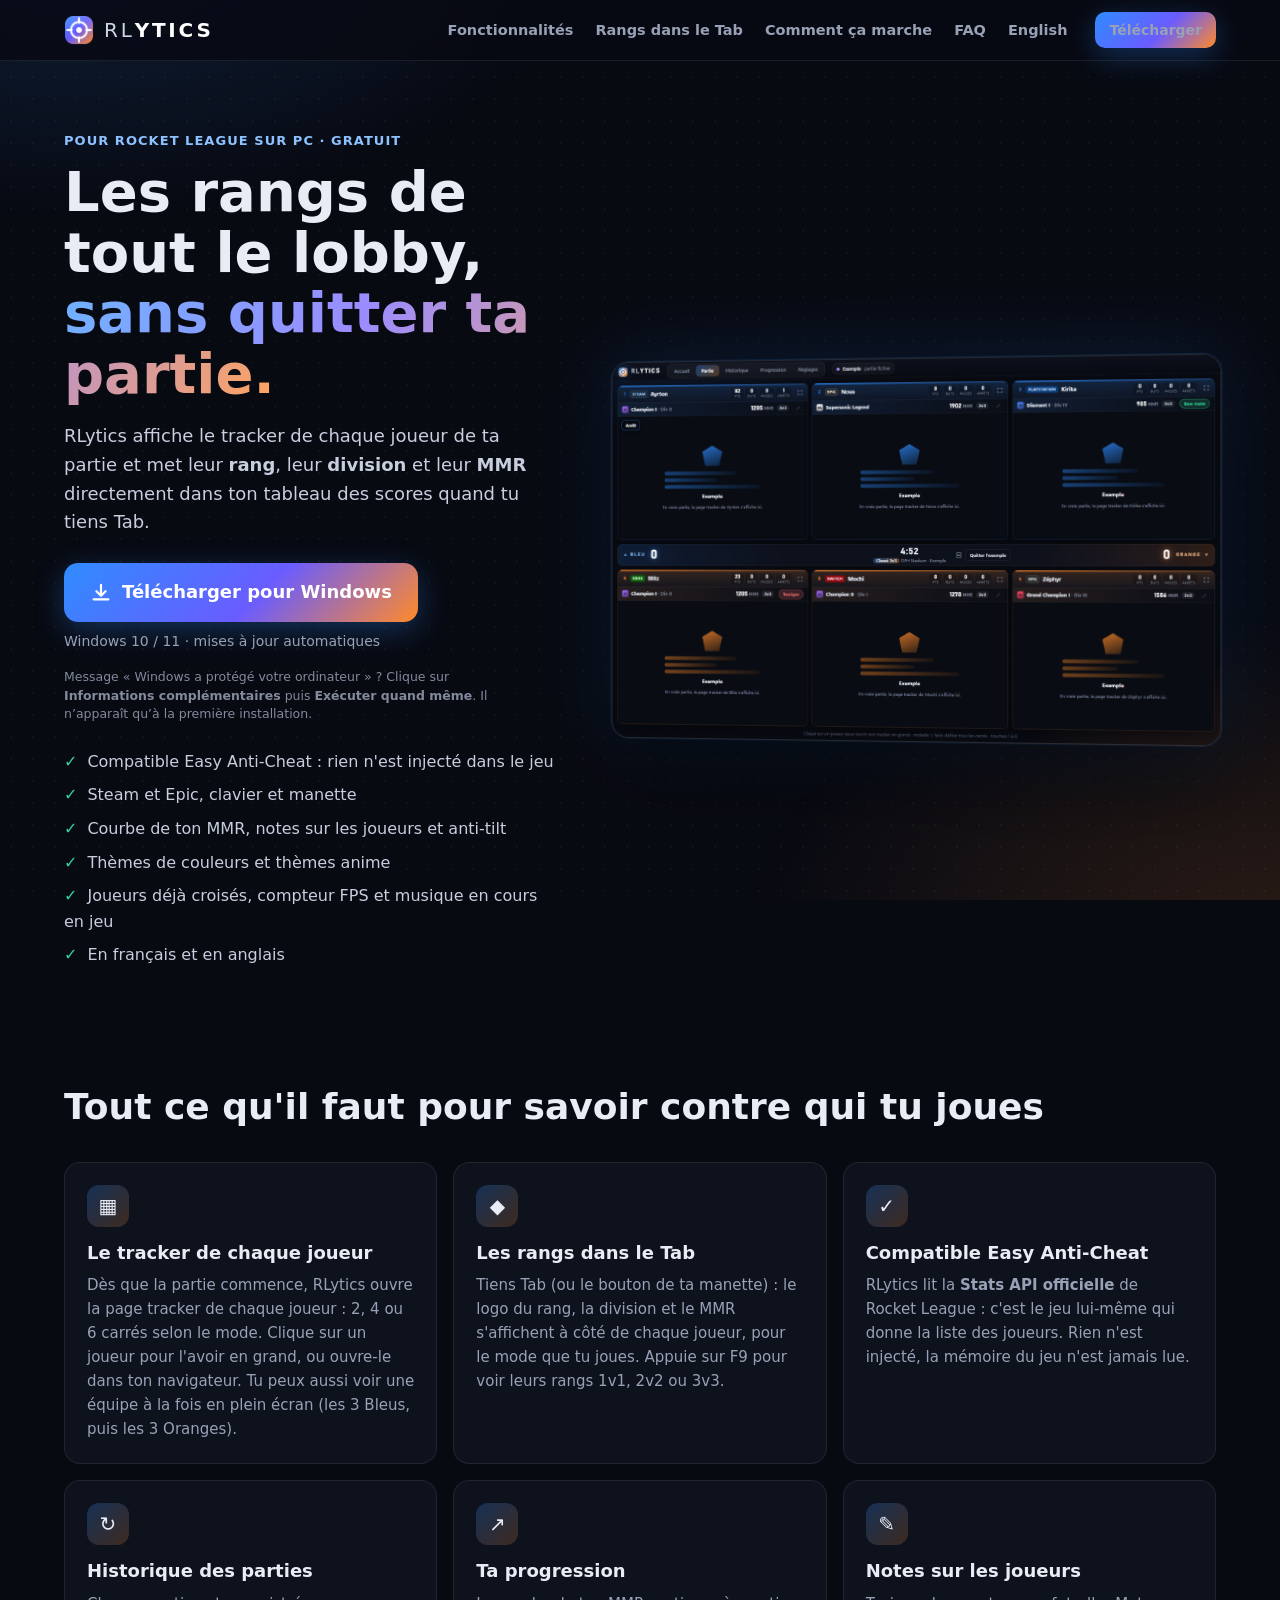
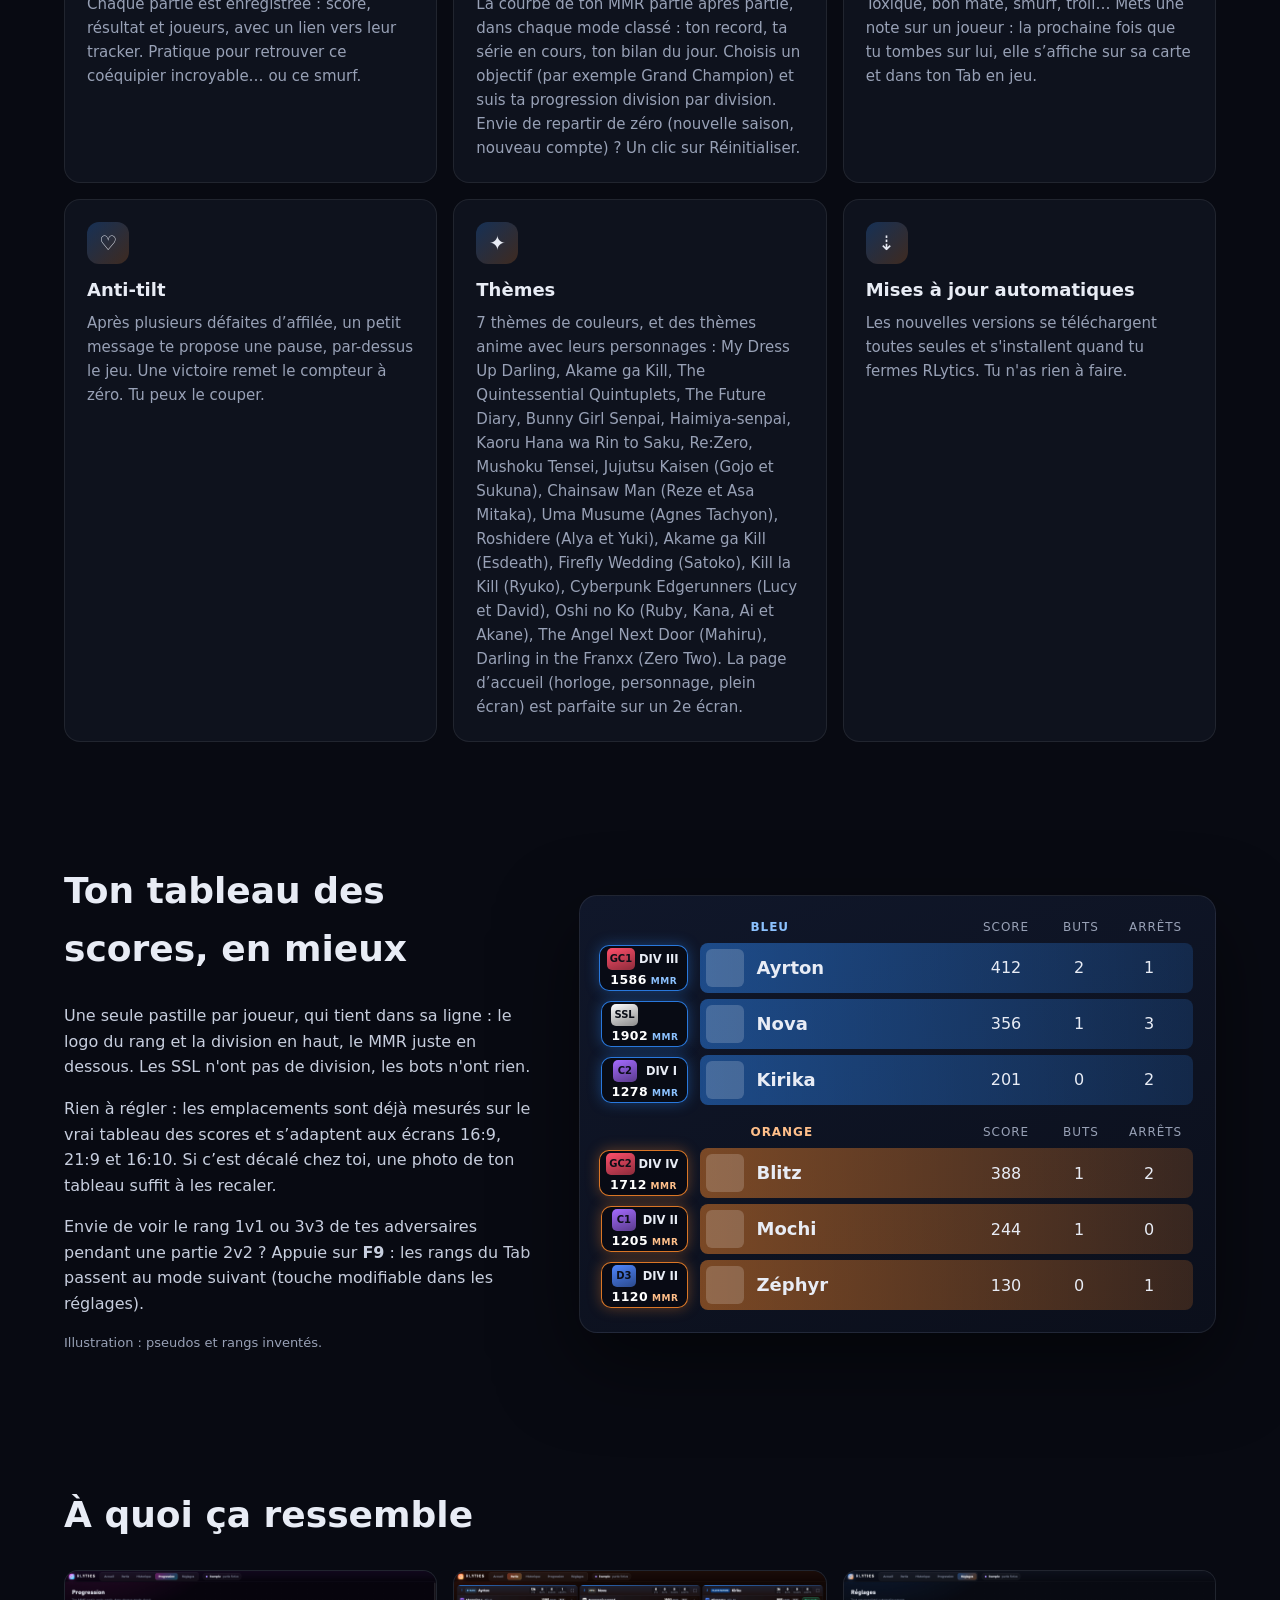
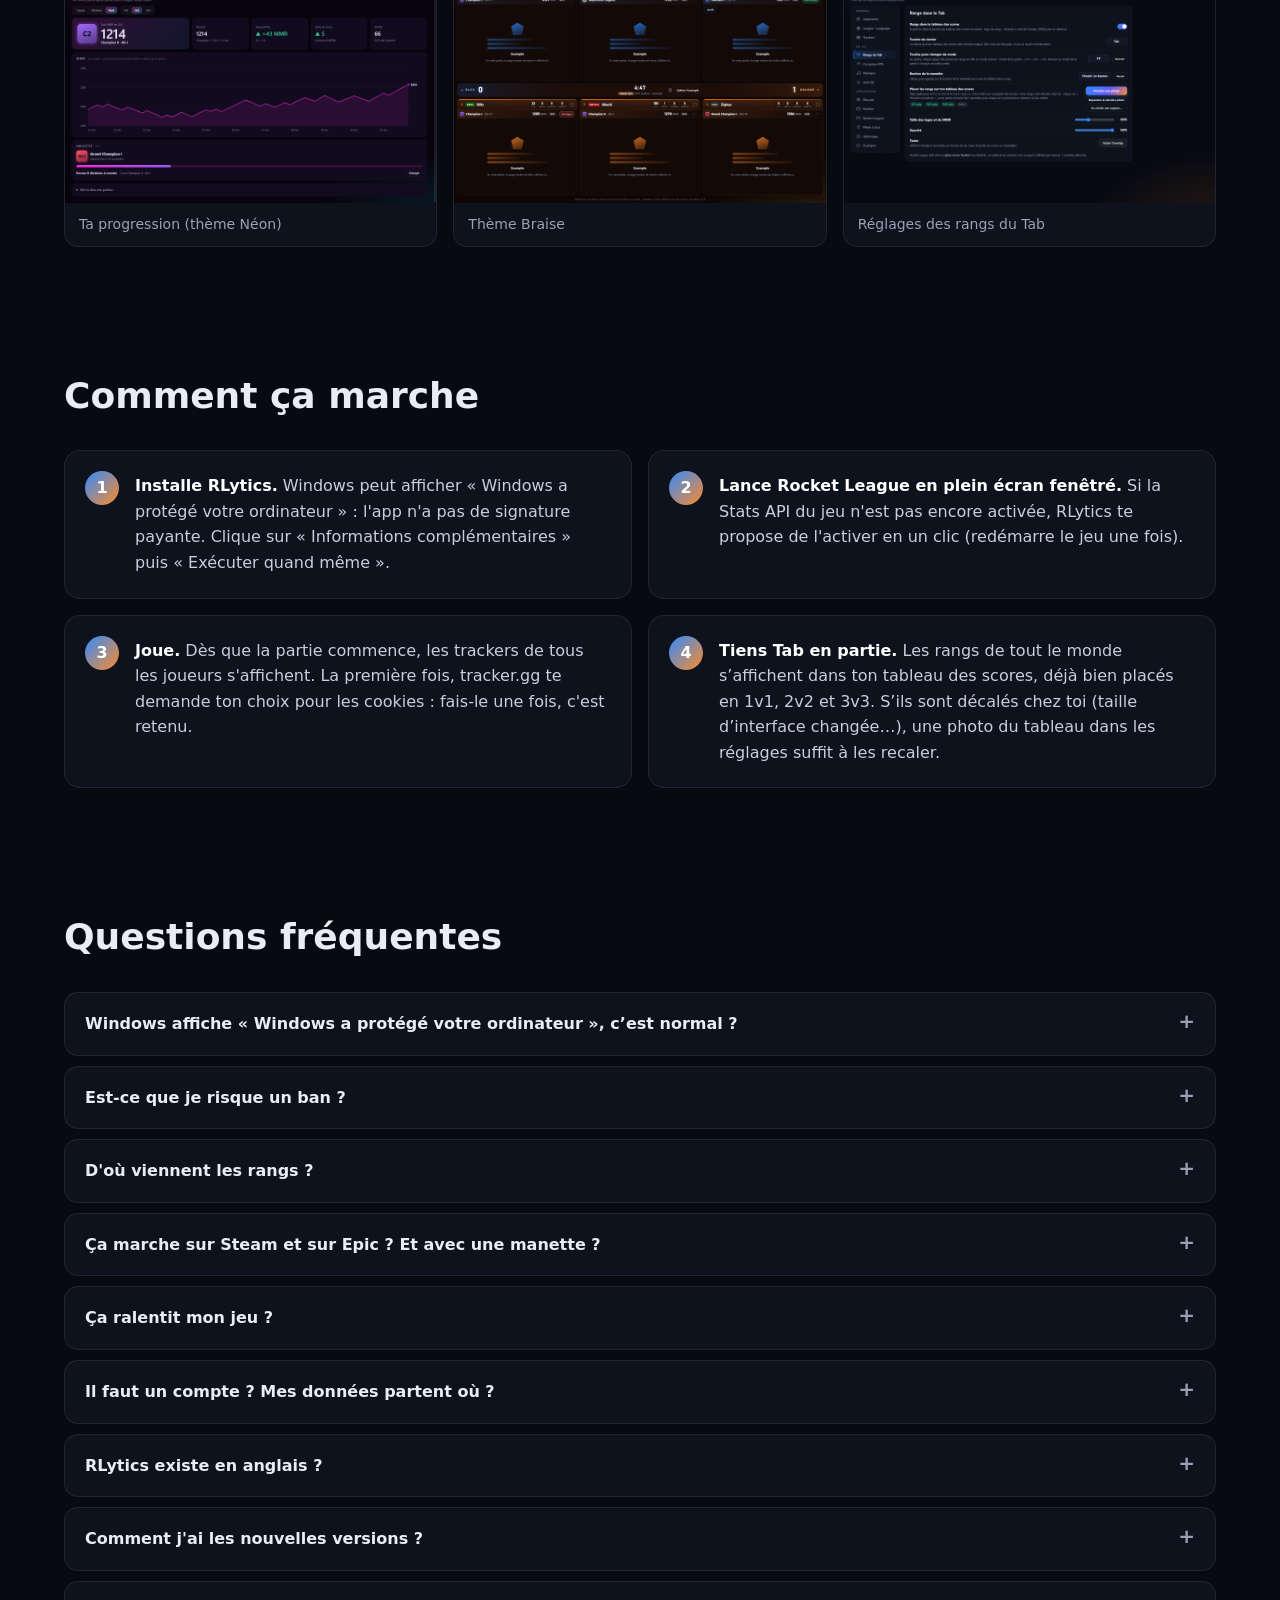
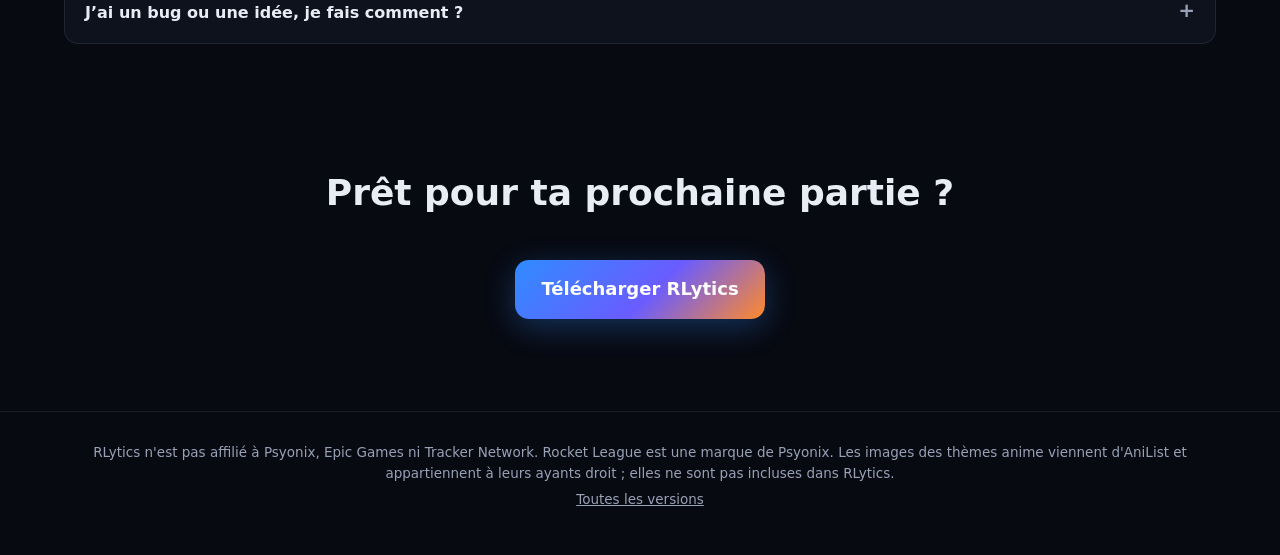
<file: docs/index.html>
<!DOCTYPE html>
<html lang="fr">
<head>
  <meta charset="utf-8">
  <meta name="viewport" content="width=device-width, initial-scale=1">
  <title>RLytics — les rangs de tout le lobby Rocket League</title>
  <meta name="description" content="RLytics affiche le tracker de chaque joueur de ta partie Rocket League et met leurs rangs, divisions et MMR dans ton tableau des scores. Gratuit, pour Windows, compatible Easy Anti-Cheat.">
  <meta property="og:title" content="RLytics — les rangs de tout le lobby Rocket League">
  <meta property="og:description" content="Le tracker de chaque joueur de ta partie, et leurs rangs directement dans ton tableau des scores.">
  <meta property="og:image" content="img/partie.png">
  <link rel="icon" href="img/icon.png">
  <link rel="alternate" hreflang="fr" href="https://ayusecour-stack.github.io/rlytics/">
  <link rel="alternate" hreflang="en" href="https://ayusecour-stack.github.io/rlytics/en/">
  <link rel="stylesheet" href="style.css">
</head>
<body>
  <div class="glow" aria-hidden="true"></div>

  <header class="nav">
    <a class="brand" href="#">
      <img src="img/icon.png" alt="" width="30" height="30">
      <span>RL<b>YTICS</b></span>
    </a>
    <nav>
      <a href="#fonctions">Fonctionnalités</a>
      <a href="#tab">Rangs dans le Tab</a>
      <a href="#etapes">Comment ça marche</a>
      <a href="#faq">FAQ</a>
      <a href="en/" hreflang="en" lang="en">English</a>
    </nav>
    <a class="btn small" href="https://github.com/ayusecour-stack/rlytics/releases/latest/download/RLytics-Setup.exe">Télécharger</a>
  </header>

  <main>
    <!-- ===== Accueil ===== -->
    <section class="hero">
      <div class="hero-text">
        <p class="kicker">Pour Rocket League sur PC · Gratuit</p>
        <h1>Les rangs de tout le lobby, <span class="grad">sans quitter ta partie.</span></h1>
        <p class="lead">RLytics affiche le tracker de chaque joueur de ta partie et met leur <b>rang</b>, leur <b>division</b> et leur <b>MMR</b> directement dans ton tableau des scores quand tu tiens Tab.</p>
        <div class="cta">
          <a class="btn big" id="dl" href="https://github.com/ayusecour-stack/rlytics/releases/latest/download/RLytics-Setup.exe">
            <svg viewBox="0 0 24 24" aria-hidden="true"><path d="M12 3v12m0 0l-5-5m5 5l5-5M4 19h16"/></svg>
            Télécharger pour Windows
          </a>
          <p class="meta" id="dl-meta">Windows 10 / 11 · mises à jour automatiques</p>
          <p class="meta smartscreen">Message « Windows a protégé votre ordinateur » ? Clique sur <b>Informations complémentaires</b> puis <b>Exécuter quand même</b>. Il n’apparaît qu’à la première installation.</p>
        </div>
        <ul class="ticks">
          <li>Compatible Easy Anti-Cheat : rien n'est injecté dans le jeu</li>
          <li>Steam et Epic, clavier et manette</li>
          <li>Courbe de ton MMR, notes sur les joueurs et anti-tilt</li>
          <li>Thèmes de couleurs et thèmes anime</li>
          <li>Joueurs déjà croisés, compteur FPS et musique en cours en jeu</li>
          <li>En français et en anglais</li>
        </ul>
      </div>
      <figure class="hero-shot">
        <img src="img/partie.png" alt="La fenêtre de RLytics pendant une partie 3v3 : un carré par joueur avec son rang, sa division et son MMR">
      </figure>
    </section>

    <!-- ===== Fonctionnalités ===== -->
    <section id="fonctions" class="section">
      <h2>Tout ce qu'il faut pour savoir contre qui tu joues</h2>
      <div class="grid">
        <article class="feat">
          <div class="ico">▦</div>
          <h3>Le tracker de chaque joueur</h3>
          <p>Dès que la partie commence, RLytics ouvre la page tracker de chaque joueur : 2, 4 ou 6 carrés selon le mode. Clique sur un joueur pour l'avoir en grand, ou ouvre-le dans ton navigateur. Tu peux aussi voir une équipe à la fois en plein écran (les 3 Bleus, puis les 3 Oranges).</p>
        </article>
        <article class="feat">
          <div class="ico">◆</div>
          <h3>Les rangs dans le Tab</h3>
          <p>Tiens Tab (ou le bouton de ta manette) : le logo du rang, la division et le MMR s'affichent à côté de chaque joueur, pour le mode que tu joues. Appuie sur F9 pour voir leurs rangs 1v1, 2v2 ou 3v3.</p>
        </article>
        <article class="feat">
          <div class="ico">✓</div>
          <h3>Compatible Easy Anti-Cheat</h3>
          <p>RLytics lit la <b>Stats API officielle</b> de Rocket League : c'est le jeu lui-même qui donne la liste des joueurs. Rien n'est injecté, la mémoire du jeu n'est jamais lue.</p>
        </article>
        <article class="feat">
          <div class="ico">↻</div>
          <h3>Historique des parties</h3>
          <p>Chaque partie est enregistrée : score, résultat et joueurs, avec un lien vers leur tracker. Pratique pour retrouver ce coéquipier incroyable… ou ce smurf.</p>
        </article>
        <article class="feat">
          <div class="ico">↗</div>
          <h3>Ta progression</h3>
          <p>La courbe de ton MMR partie après partie, dans chaque mode classé : ton record, ta série en cours, ton bilan du jour. Choisis un objectif (par exemple Grand Champion) et suis ta progression division par division. Envie de repartir de zéro (nouvelle saison, nouveau compte) ? Un clic sur Réinitialiser.</p>
        </article>
        <article class="feat">
          <div class="ico">✎</div>
          <h3>Notes sur les joueurs</h3>
          <p>Toxique, bon mate, smurf, troll… Mets une note sur un joueur : la prochaine fois que tu tombes sur lui, elle s’affiche sur sa carte et dans ton Tab en jeu.</p>
        </article>
        <article class="feat">
          <div class="ico">♡</div>
          <h3>Anti-tilt</h3>
          <p>Après plusieurs défaites d’affilée, un petit message te propose une pause, par-dessus le jeu. Une victoire remet le compteur à zéro. Tu peux le couper.</p>
        </article>
        <article class="feat">
          <div class="ico">✦</div>
          <h3>Thèmes</h3>
          <p>7 thèmes de couleurs, et des thèmes anime avec leurs personnages : My Dress Up Darling, Akame ga Kill, The Quintessential Quintuplets, The Future Diary, Bunny Girl Senpai, Haimiya-senpai, Kaoru Hana wa Rin to Saku, Re:Zero, Mushoku Tensei, Jujutsu Kaisen (Gojo et Sukuna), Chainsaw Man (Reze et Asa Mitaka), Uma Musume (Agnes Tachyon), Roshidere (Alya et Yuki), Akame ga Kill (Esdeath), Firefly Wedding (Satoko), Kill la Kill (Ryuko), Cyberpunk Edgerunners (Lucy et David), Oshi no Ko (Ruby, Kana, Ai et Akane), The Angel Next Door (Mahiru), Darling in the Franxx (Zero Two). La page d’accueil (horloge, personnage, plein écran) est parfaite sur un 2e écran.</p>
        </article>
        <article class="feat">
          <div class="ico">⇣</div>
          <h3>Mises à jour automatiques</h3>
          <p>Les nouvelles versions se téléchargent toutes seules et s'installent quand tu fermes RLytics. Tu n'as rien à faire.</p>
        </article>
      </div>
    </section>

    <!-- ===== Rangs dans le Tab (illustration) ===== -->
    <section id="tab" class="section split">
      <div>
        <h2>Ton tableau des scores, en mieux</h2>
        <p>Une seule pastille par joueur, qui tient dans sa ligne : le logo du rang et la division en haut, le MMR juste en dessous. Les SSL n'ont pas de division, les bots n'ont rien.</p>
        <p>Rien à régler : les emplacements sont déjà mesurés sur le vrai tableau des scores et s’adaptent aux écrans 16:9, 21:9 et 16:10. Si c’est décalé chez toi, une photo de ton tableau suffit à les recaler.</p>
        <p>Envie de voir le rang 1v1 ou 3v3 de tes adversaires pendant une partie 2v2 ? Appuie sur <b>F9</b> : les rangs du Tab passent au mode suivant (touche modifiable dans les réglages).</p>
        <p class="small">Illustration : pseudos et rangs inventés.</p>
      </div>
      <div class="board" aria-label="Exemple de tableau des scores avec les rangs RLytics">
        <div class="team t0">
          <div class="thead"><b>BLEU</b><span>SCORE</span><span>BUTS</span><span>ARRÊTS</span></div>
          <div class="row"><div class="badge t0"><i class="em" style="--c:#ff4f6b">GC1</i><span>DIV III</span><small><b>1586</b> MMR</small></div><div class="av"></div><b class="nm">Ayrton</b><span>412</span><span>2</span><span>1</span></div>
          <div class="row"><div class="badge t0"><i class="em" style="--c:#ffffff">SSL</i><small><b>1902</b> MMR</small></div><div class="av"></div><b class="nm">Nova</b><span>356</span><span>1</span><span>3</span></div>
          <div class="row"><div class="badge t0"><i class="em" style="--c:#a46bff">C2</i><span>DIV I</span><small><b>1278</b> MMR</small></div><div class="av"></div><b class="nm">Kirika</b><span>201</span><span>0</span><span>2</span></div>
        </div>
        <div class="team t1">
          <div class="thead"><b>ORANGE</b><span>SCORE</span><span>BUTS</span><span>ARRÊTS</span></div>
          <div class="row"><div class="badge t1"><i class="em" style="--c:#ff4f6b">GC2</i><span>DIV IV</span><small><b>1712</b> MMR</small></div><div class="av"></div><b class="nm">Blitz</b><span>388</span><span>1</span><span>2</span></div>
          <div class="row"><div class="badge t1"><i class="em" style="--c:#a46bff">C1</i><span>DIV II</span><small><b>1205</b> MMR</small></div><div class="av"></div><b class="nm">Mochi</b><span>244</span><span>1</span><span>0</span></div>
          <div class="row"><div class="badge t1"><i class="em" style="--c:#4f86ff">D3</i><span>DIV II</span><small><b>1120</b> MMR</small></div><div class="av"></div><b class="nm">Zéphyr</b><span>130</span><span>0</span><span>1</span></div>
        </div>
      </div>
    </section>

    <!-- ===== Captures ===== -->
    <section class="section">
      <h2>À quoi ça ressemble</h2>
      <div class="shots">
        <figure><img src="img/progression.png" alt="La page Progression : courbe du MMR, record, série et objectif de rang" loading="lazy"><figcaption>Ta progression (thème Néon)</figcaption></figure>
        <figure><img src="img/braise.png" alt="RLytics avec le thème Braise pendant une partie" loading="lazy"><figcaption>Thème Braise</figcaption></figure>
        <figure><img src="img/reglages.png" alt="Les réglages de RLytics : rangs dans le Tab" loading="lazy"><figcaption>Réglages des rangs du Tab</figcaption></figure>
      </div>
    </section>

    <!-- ===== Étapes ===== -->
    <section id="etapes" class="section">
      <h2>Comment ça marche</h2>
      <ol class="steps">
        <li><b>Installe RLytics.</b> Windows peut afficher « Windows a protégé votre ordinateur » : l'app n'a pas de signature payante. Clique sur « Informations complémentaires » puis « Exécuter quand même ».</li>
        <li><b>Lance Rocket League en plein écran fenêtré.</b> Si la Stats API du jeu n'est pas encore activée, RLytics te propose de l'activer en un clic (redémarre le jeu une fois).</li>
        <li><b>Joue.</b> Dès que la partie commence, les trackers de tous les joueurs s'affichent. La première fois, tracker.gg te demande ton choix pour les cookies : fais-le une fois, c'est retenu.</li>
        <li><b>Tiens Tab en partie.</b> Les rangs de tout le monde s’affichent dans ton tableau des scores, déjà bien placés en 1v1, 2v2 et 3v3. S’ils sont décalés chez toi (taille d’interface changée…), une photo du tableau dans les réglages suffit à les recaler.</li>
      </ol>
    </section>

    <!-- ===== FAQ ===== -->
    <section id="faq" class="section">
      <h2>Questions fréquentes</h2>
      <div class="faq">
        <details>
          <summary>Windows affiche « Windows a protégé votre ordinateur », c’est normal ?</summary>
          <p>Oui. Windows affiche ce message pour les programmes qui n’ont pas de signature payante (un certificat coûte plusieurs centaines d’euros par an). Clique sur « Informations complémentaires » puis « Exécuter quand même ». Il n’apparaît qu’à l’installation : les mises à jour automatiques ne le déclenchent pas.</p>
        </details>
        <details>
          <summary>Est-ce que je risque un ban ?</summary>
          <p>RLytics ne touche pas au jeu : il n'injecte rien, ne lit pas sa mémoire et n'ouvre même pas son processus. Il lit la Stats API officielle de Rocket League (prévue par Psyonix pour les overlays) et affiche une fenêtre par-dessus le jeu, comme Discord ou OBS. Il n'y a pas de garantie officielle de Psyonix, mais c'est le même principe que les overlays autorisés.</p>
        </details>
        <details>
          <summary>D'où viennent les rangs ?</summary>
          <p>Des pages publiques de rocketleague.tracker.network, que RLytics affiche comme un navigateur. Les rangs du Tab sont lus dans ces pages déjà ouvertes, sans requête en plus. RLytics n'est pas affilié à Tracker Network : si leur site change, une mise à jour de RLytics peut être nécessaire.</p>
        </details>
        <details>
          <summary>Ça marche sur Steam et sur Epic ? Et avec une manette ?</summary>
          <p>Oui aux deux. Pour la manette, choisis dans les réglages le bouton qui ouvre ton tableau des scores. Les joueurs PlayStation, Xbox et Switch de ta partie sont affichés aussi.</p>
        </details>
        <details>
          <summary>Ça ralentit mon jeu ?</summary>
          <p>Les pages sont chargées une fois au début de la partie, puis mises en pause (image fixe) tant que Rocket League est devant, et les animations des thèmes s’arrêtent pendant les parties. Si ton PC est juste, désactive « Charger les trackers tout seuls » dans les réglages.</p>
        </details>
        <details>
          <summary>Il faut un compte ? Mes données partent où ?</summary>
          <p>Pas de compte. Tout reste sur ton PC : réglages, historique, notes sur les joueurs, courbe de ton MMR, emplacement des rangs. RLytics se connecte seulement à tracker.gg (les pages des joueurs), à AniList (images des thèmes anime) et à GitHub (mises à jour). Seule exception : un commentaire ou une idée que tu écris toi-même dans Réglages → Ton avis part au créateur quand tu appuies sur « Envoyer » (avec la version de l’app, la langue et un numéro anonyme tiré au hasard, pour pouvoir te répondre).</p>
        </details>
        <details>
          <summary>RLytics existe en anglais ?</summary>
          <p>Oui : Réglages → Langue · Language. En « Auto », RLytics suit la langue de Windows.</p>
        </details>
        <details>
          <summary>Comment j'ai les nouvelles versions ?</summary>
          <p>Automatiquement : RLytics vérifie au démarrage puis toutes les 3 heures, télécharge la nouvelle version en arrière-plan et l'installe quand tu le fermes (ou tout de suite avec le bouton « Redémarrer »).</p>
        </details>
        <details>
          <summary>J’ai un bug ou une idée, je fais comment ?</summary>
          <p>Le plus simple : dans RLytics, Réglages → Ton avis → Commentaire (ou Idée à rajouter). Le créateur lit tout et te répond au même endroit. Pour un bug, le journal aide aussi : Réglages → À propos → « Ouvrir le journal ». Ce fichier explique ce qui s’est passé (il reste sur ton PC, rien n’est envoyé). Décris le problème sur <a href="https://github.com/ayusecour-stack/rlytics/issues">la page des signalements</a> et joins le journal si tu veux.</p>
        </details>
      </div>
    </section>

    <section class="section final">
      <h2>Prêt pour ta prochaine partie ?</h2>
      <a class="btn big" href="https://github.com/ayusecour-stack/rlytics/releases/latest/download/RLytics-Setup.exe">Télécharger RLytics</a>
      <p class="meta" id="dl-meta-2"></p>
    </section>
  </main>

  <footer>
    <p>RLytics n'est pas affilié à Psyonix, Epic Games ni Tracker Network. Rocket League est une marque de Psyonix. Les images des thèmes anime viennent d'AniList et appartiennent à leurs ayants droit ; elles ne sont pas incluses dans RLytics.</p>
    <p><a href="https://github.com/ayusecour-stack/rlytics/releases">Toutes les versions</a></p>
  </footer>

  <script src="app.js"></script>
</body>
</html>
</file>
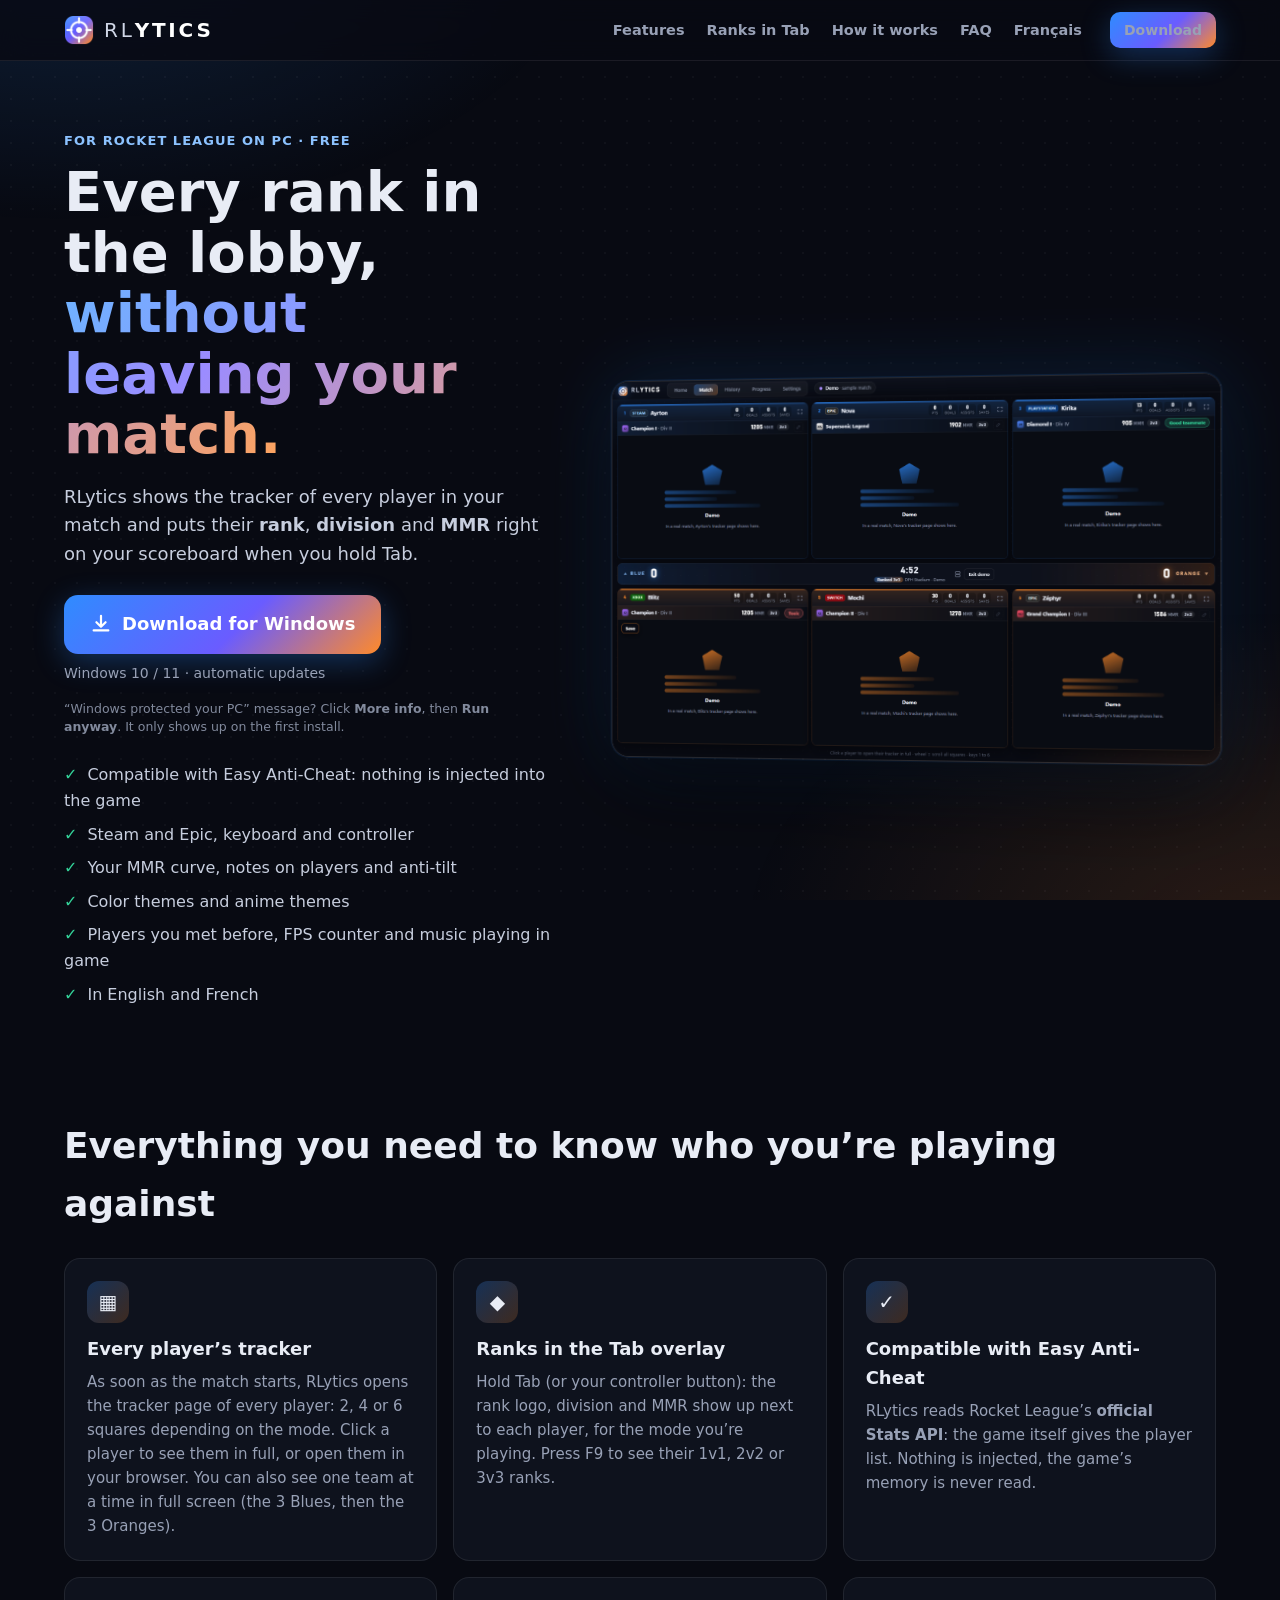
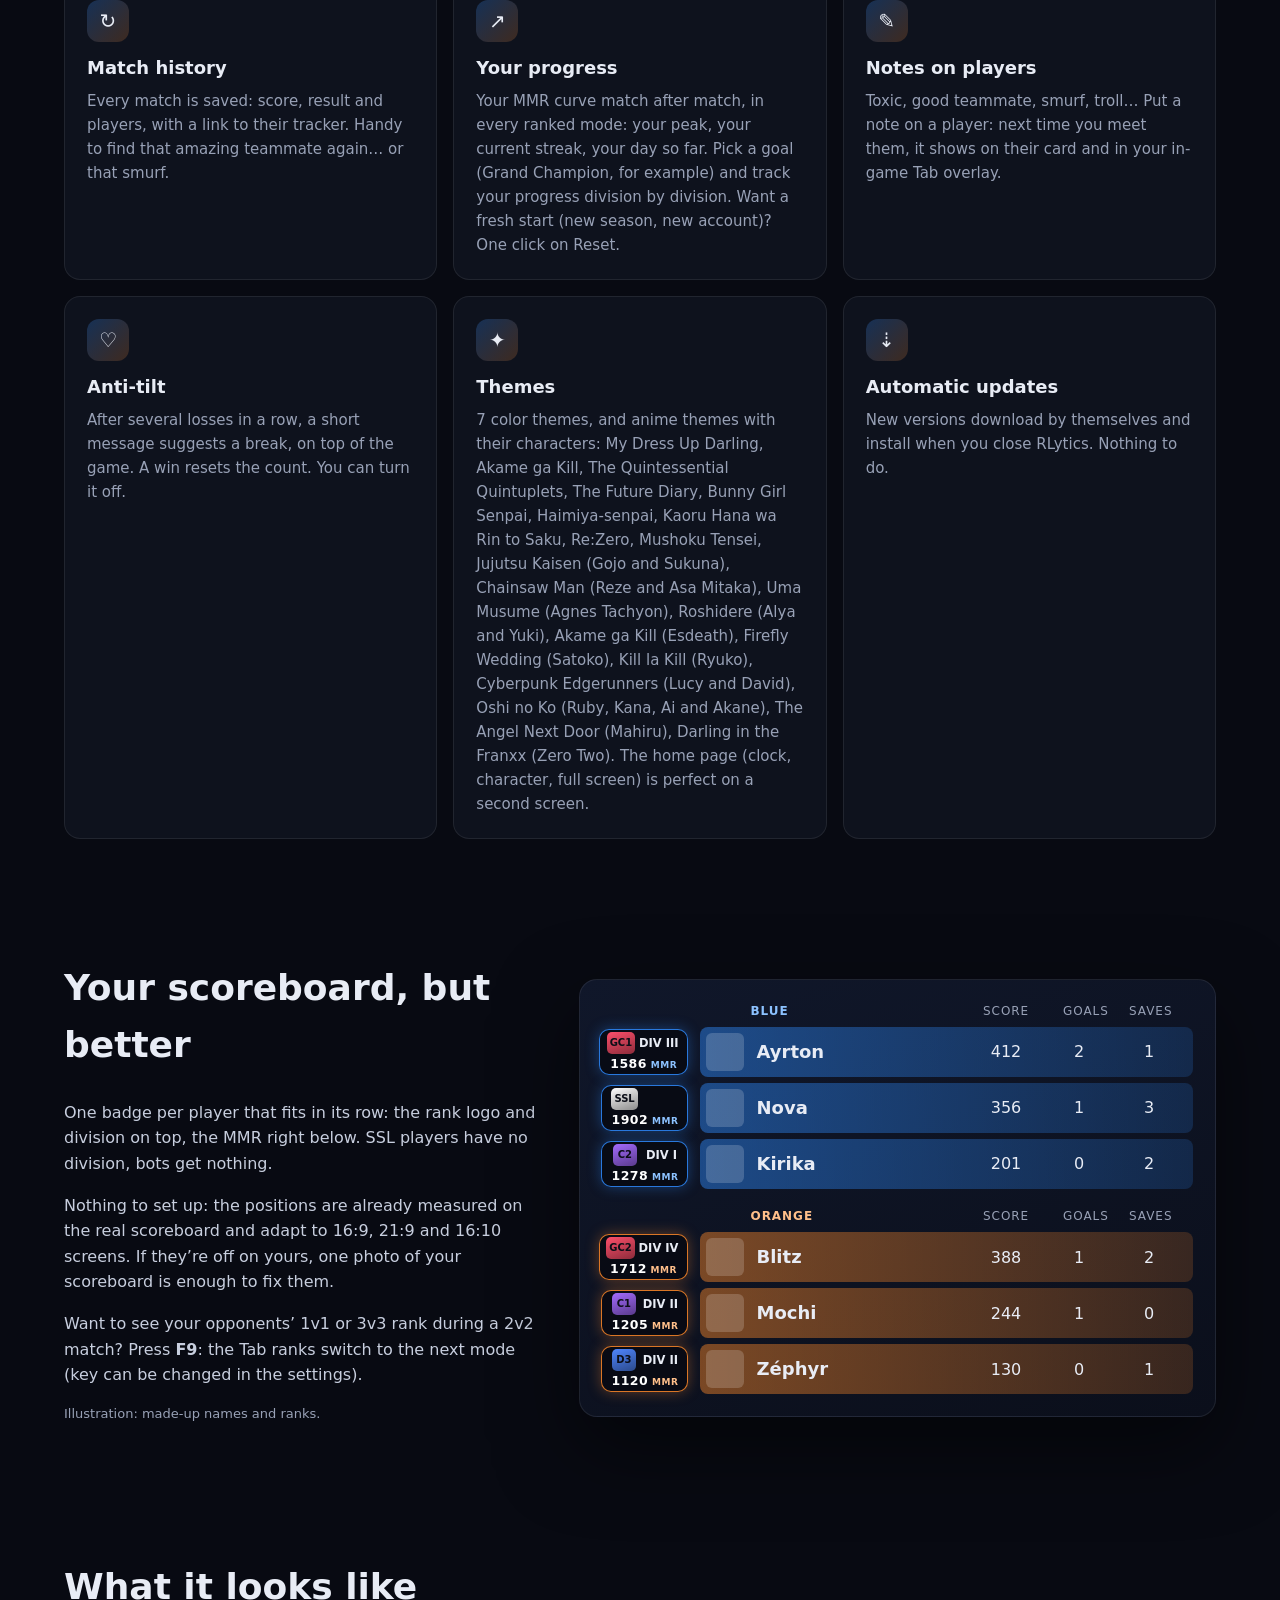
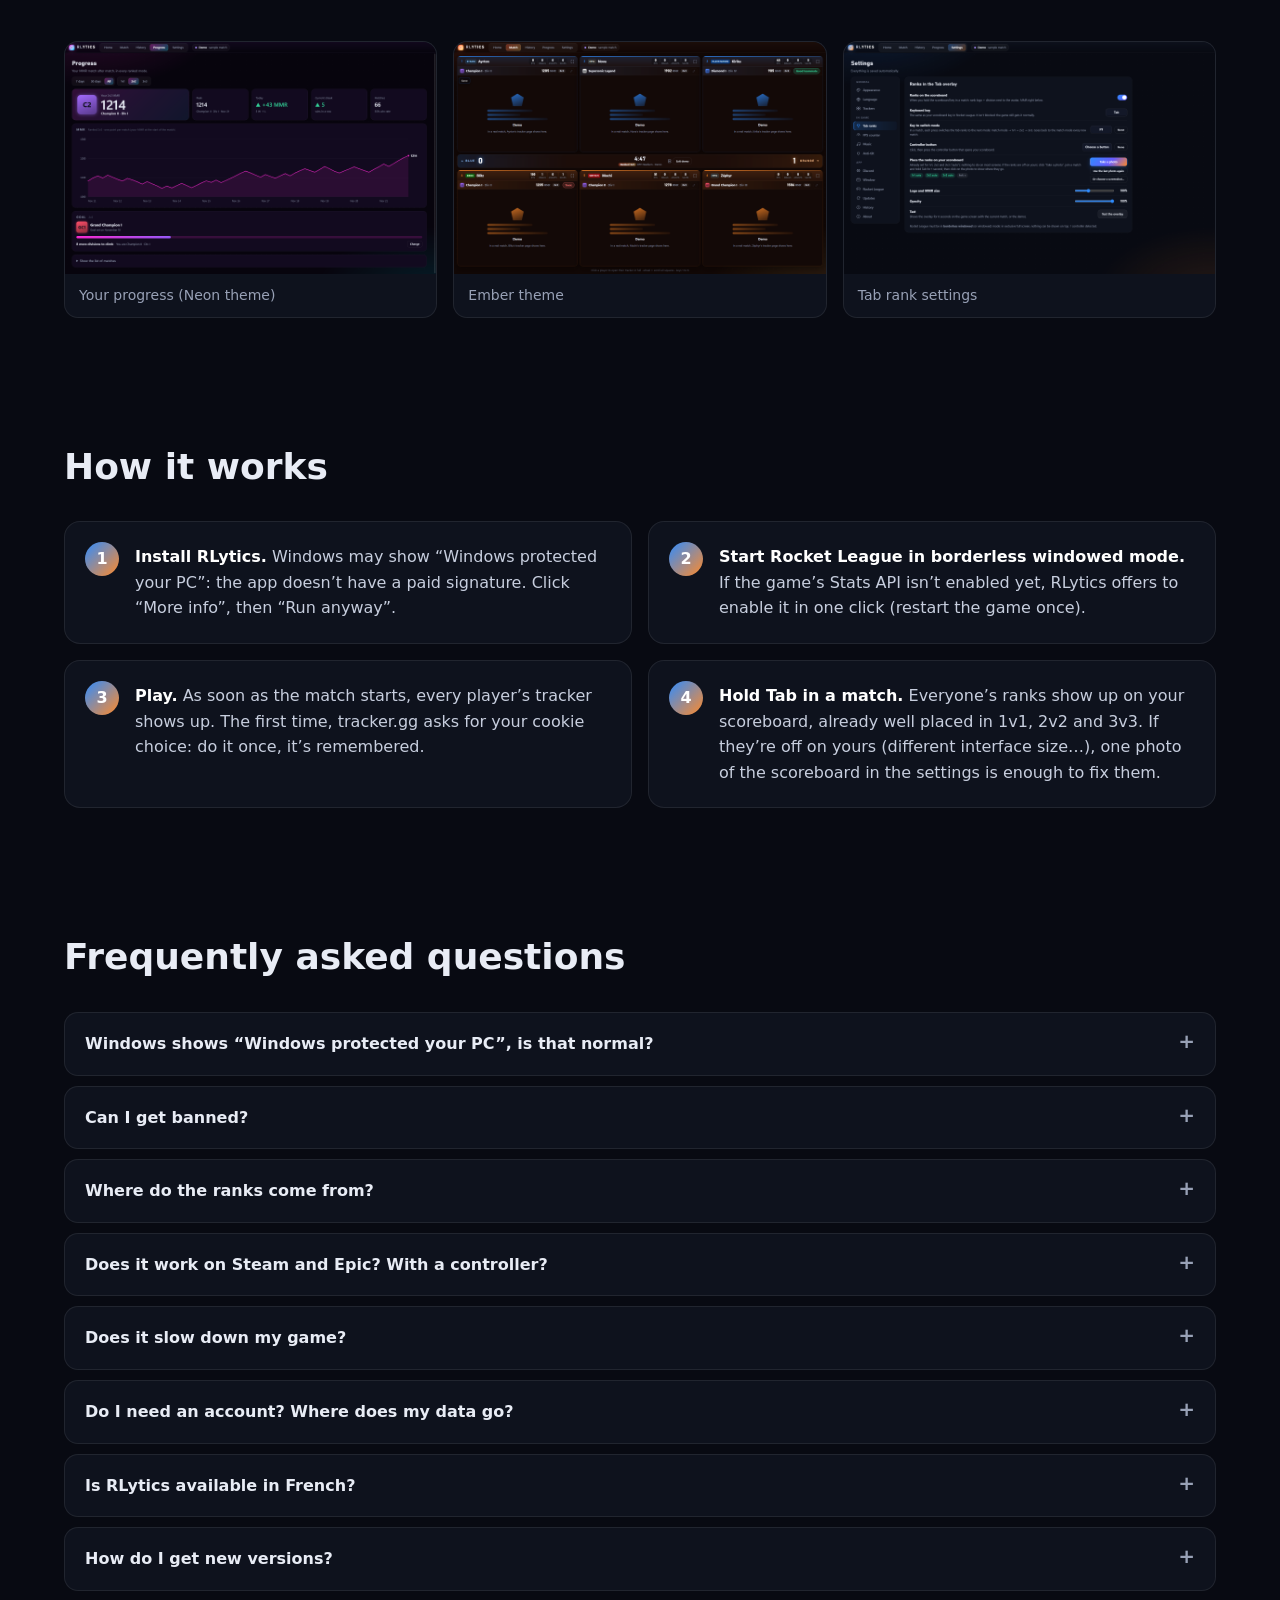
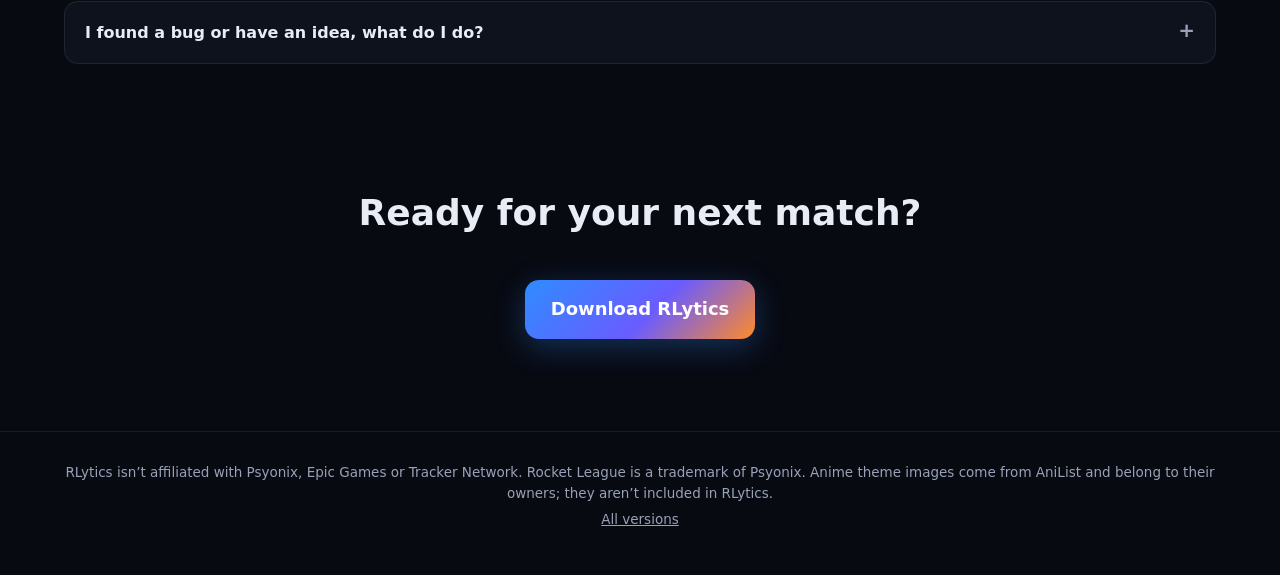
<file: docs/en/index.html>
<!DOCTYPE html>
<html lang="en">
<head>
  <meta charset="utf-8">
  <meta name="viewport" content="width=device-width, initial-scale=1">
  <title>RLytics — every rank in your Rocket League lobby</title>
  <meta name="description" content="RLytics shows the tracker of every player in your Rocket League match and puts their ranks, divisions and MMR right on your scoreboard. Free, for Windows, compatible with Easy Anti-Cheat.">
  <meta property="og:title" content="RLytics — every rank in your Rocket League lobby">
  <meta property="og:description" content="The tracker of every player in your match, and their ranks right on your scoreboard.">
  <meta property="og:image" content="../img/en/partie.png">
  <link rel="icon" href="../img/icon.png">
  <link rel="alternate" hreflang="fr" href="https://ayusecour-stack.github.io/rlytics/">
  <link rel="alternate" hreflang="en" href="https://ayusecour-stack.github.io/rlytics/en/">
  <link rel="stylesheet" href="../style.css">
</head>
<body>
  <div class="glow" aria-hidden="true"></div>

  <header class="nav">
    <a class="brand" href="#">
      <img src="../img/icon.png" alt="" width="30" height="30">
      <span>RL<b>YTICS</b></span>
    </a>
    <nav>
      <a href="#features">Features</a>
      <a href="#tab">Ranks in Tab</a>
      <a href="#steps">How it works</a>
      <a href="#faq">FAQ</a>
      <a href="../" hreflang="fr" lang="fr">Français</a>
    </nav>
    <a class="btn small" href="https://github.com/ayusecour-stack/rlytics/releases/latest/download/RLytics-Setup.exe">Download</a>
  </header>

  <main>
    <!-- ===== Hero ===== -->
    <section class="hero">
      <div class="hero-text">
        <p class="kicker">For Rocket League on PC · Free</p>
        <h1>Every rank in the lobby, <span class="grad">without leaving your match.</span></h1>
        <p class="lead">RLytics shows the tracker of every player in your match and puts their <b>rank</b>, <b>division</b> and <b>MMR</b> right on your scoreboard when you hold Tab.</p>
        <div class="cta">
          <a class="btn big" id="dl" href="https://github.com/ayusecour-stack/rlytics/releases/latest/download/RLytics-Setup.exe">
            <svg viewBox="0 0 24 24" aria-hidden="true"><path d="M12 3v12m0 0l-5-5m5 5l5-5M4 19h16"/></svg>
            Download for Windows
          </a>
          <p class="meta" id="dl-meta">Windows 10 / 11 · automatic updates</p>
          <p class="meta smartscreen">“Windows protected your PC” message? Click <b>More info</b>, then <b>Run anyway</b>. It only shows up on the first install.</p>
        </div>
        <ul class="ticks">
          <li>Compatible with Easy Anti-Cheat: nothing is injected into the game</li>
          <li>Steam and Epic, keyboard and controller</li>
          <li>Your MMR curve, notes on players and anti-tilt</li>
          <li>Color themes and anime themes</li>
          <li>Players you met before, FPS counter and music playing in game</li>
          <li>In English and French</li>
        </ul>
      </div>
      <figure class="hero-shot">
        <img src="../img/en/partie.png" alt="The RLytics window during a 3v3 match: one square per player with their rank, division and MMR">
      </figure>
    </section>

    <!-- ===== Features ===== -->
    <section id="features" class="section">
      <h2>Everything you need to know who you’re playing against</h2>
      <div class="grid">
        <article class="feat">
          <div class="ico">▦</div>
          <h3>Every player’s tracker</h3>
          <p>As soon as the match starts, RLytics opens the tracker page of every player: 2, 4 or 6 squares depending on the mode. Click a player to see them in full, or open them in your browser. You can also see one team at a time in full screen (the 3 Blues, then the 3 Oranges).</p>
        </article>
        <article class="feat">
          <div class="ico">◆</div>
          <h3>Ranks in the Tab overlay</h3>
          <p>Hold Tab (or your controller button): the rank logo, division and MMR show up next to each player, for the mode you’re playing. Press F9 to see their 1v1, 2v2 or 3v3 ranks.</p>
        </article>
        <article class="feat">
          <div class="ico">✓</div>
          <h3>Compatible with Easy Anti-Cheat</h3>
          <p>RLytics reads Rocket League’s <b>official Stats API</b>: the game itself gives the player list. Nothing is injected, the game’s memory is never read.</p>
        </article>
        <article class="feat">
          <div class="ico">↻</div>
          <h3>Match history</h3>
          <p>Every match is saved: score, result and players, with a link to their tracker. Handy to find that amazing teammate again… or that smurf.</p>
        </article>
        <article class="feat">
          <div class="ico">↗</div>
          <h3>Your progress</h3>
          <p>Your MMR curve match after match, in every ranked mode: your peak, your current streak, your day so far. Pick a goal (Grand Champion, for example) and track your progress division by division. Want a fresh start (new season, new account)? One click on Reset.</p>
        </article>
        <article class="feat">
          <div class="ico">✎</div>
          <h3>Notes on players</h3>
          <p>Toxic, good teammate, smurf, troll… Put a note on a player: next time you meet them, it shows on their card and in your in-game Tab overlay.</p>
        </article>
        <article class="feat">
          <div class="ico">♡</div>
          <h3>Anti-tilt</h3>
          <p>After several losses in a row, a short message suggests a break, on top of the game. A win resets the count. You can turn it off.</p>
        </article>
        <article class="feat">
          <div class="ico">✦</div>
          <h3>Themes</h3>
          <p>7 color themes, and anime themes with their characters: My Dress Up Darling, Akame ga Kill, The Quintessential Quintuplets, The Future Diary, Bunny Girl Senpai, Haimiya-senpai, Kaoru Hana wa Rin to Saku, Re:Zero, Mushoku Tensei, Jujutsu Kaisen (Gojo and Sukuna), Chainsaw Man (Reze and Asa Mitaka), Uma Musume (Agnes Tachyon), Roshidere (Alya and Yuki), Akame ga Kill (Esdeath), Firefly Wedding (Satoko), Kill la Kill (Ryuko), Cyberpunk Edgerunners (Lucy and David), Oshi no Ko (Ruby, Kana, Ai and Akane), The Angel Next Door (Mahiru), Darling in the Franxx (Zero Two). The home page (clock, character, full screen) is perfect on a second screen.</p>
        </article>
        <article class="feat">
          <div class="ico">⇣</div>
          <h3>Automatic updates</h3>
          <p>New versions download by themselves and install when you close RLytics. Nothing to do.</p>
        </article>
      </div>
    </section>

    <!-- ===== Ranks in Tab (illustration) ===== -->
    <section id="tab" class="section split">
      <div>
        <h2>Your scoreboard, but better</h2>
        <p>One badge per player that fits in its row: the rank logo and division on top, the MMR right below. SSL players have no division, bots get nothing.</p>
        <p>Nothing to set up: the positions are already measured on the real scoreboard and adapt to 16:9, 21:9 and 16:10 screens. If they’re off on yours, one photo of your scoreboard is enough to fix them.</p>
        <p>Want to see your opponents’ 1v1 or 3v3 rank during a 2v2 match? Press <b>F9</b>: the Tab ranks switch to the next mode (key can be changed in the settings).</p>
        <p class="small">Illustration: made-up names and ranks.</p>
      </div>
      <div class="board" aria-label="Sample scoreboard with RLytics ranks">
        <div class="team t0">
          <div class="thead"><b>BLUE</b><span>SCORE</span><span>GOALS</span><span>SAVES</span></div>
          <div class="row"><div class="badge t0"><i class="em" style="--c:#ff4f6b">GC1</i><span>DIV III</span><small><b>1586</b> MMR</small></div><div class="av"></div><b class="nm">Ayrton</b><span>412</span><span>2</span><span>1</span></div>
          <div class="row"><div class="badge t0"><i class="em" style="--c:#ffffff">SSL</i><small><b>1902</b> MMR</small></div><div class="av"></div><b class="nm">Nova</b><span>356</span><span>1</span><span>3</span></div>
          <div class="row"><div class="badge t0"><i class="em" style="--c:#a46bff">C2</i><span>DIV I</span><small><b>1278</b> MMR</small></div><div class="av"></div><b class="nm">Kirika</b><span>201</span><span>0</span><span>2</span></div>
        </div>
        <div class="team t1">
          <div class="thead"><b>ORANGE</b><span>SCORE</span><span>GOALS</span><span>SAVES</span></div>
          <div class="row"><div class="badge t1"><i class="em" style="--c:#ff4f6b">GC2</i><span>DIV IV</span><small><b>1712</b> MMR</small></div><div class="av"></div><b class="nm">Blitz</b><span>388</span><span>1</span><span>2</span></div>
          <div class="row"><div class="badge t1"><i class="em" style="--c:#a46bff">C1</i><span>DIV II</span><small><b>1205</b> MMR</small></div><div class="av"></div><b class="nm">Mochi</b><span>244</span><span>1</span><span>0</span></div>
          <div class="row"><div class="badge t1"><i class="em" style="--c:#4f86ff">D3</i><span>DIV II</span><small><b>1120</b> MMR</small></div><div class="av"></div><b class="nm">Zéphyr</b><span>130</span><span>0</span><span>1</span></div>
        </div>
      </div>
    </section>

    <!-- ===== Screenshots ===== -->
    <section class="section">
      <h2>What it looks like</h2>
      <div class="shots">
        <figure><img src="../img/en/progression.png" alt="The Progress page: MMR curve, peak, streak and rank goal" loading="lazy"><figcaption>Your progress (Neon theme)</figcaption></figure>
        <figure><img src="../img/en/braise.png" alt="RLytics with the Ember theme during a match" loading="lazy"><figcaption>Ember theme</figcaption></figure>
        <figure><img src="../img/en/reglages.png" alt="RLytics settings: ranks in the Tab overlay" loading="lazy"><figcaption>Tab rank settings</figcaption></figure>
      </div>
    </section>

    <!-- ===== Steps ===== -->
    <section id="steps" class="section">
      <h2>How it works</h2>
      <ol class="steps">
        <li><b>Install RLytics.</b> Windows may show “Windows protected your PC”: the app doesn’t have a paid signature. Click “More info”, then “Run anyway”.</li>
        <li><b>Start Rocket League in borderless windowed mode.</b> If the game’s Stats API isn’t enabled yet, RLytics offers to enable it in one click (restart the game once).</li>
        <li><b>Play.</b> As soon as the match starts, every player’s tracker shows up. The first time, tracker.gg asks for your cookie choice: do it once, it’s remembered.</li>
        <li><b>Hold Tab in a match.</b> Everyone’s ranks show up on your scoreboard, already well placed in 1v1, 2v2 and 3v3. If they’re off on yours (different interface size…), one photo of the scoreboard in the settings is enough to fix them.</li>
      </ol>
    </section>

    <!-- ===== FAQ ===== -->
    <section id="faq" class="section">
      <h2>Frequently asked questions</h2>
      <div class="faq">
        <details>
          <summary>Windows shows “Windows protected your PC”, is that normal?</summary>
          <p>Yes. Windows shows this message for programs without a paid signature (a certificate costs several hundred euros per year). Click “More info”, then “Run anyway”. It only shows up on install: automatic updates don’t trigger it.</p>
        </details>
        <details>
          <summary>Can I get banned?</summary>
          <p>RLytics doesn’t touch the game: it injects nothing, doesn’t read its memory and doesn’t even open its process. It reads Rocket League’s official Stats API (made by Psyonix for overlays) and shows a window on top of the game, like Discord or OBS. There’s no official guarantee from Psyonix, but it works the same way as allowed overlays.</p>
        </details>
        <details>
          <summary>Where do the ranks come from?</summary>
          <p>From the public pages of rocketleague.tracker.network, which RLytics shows like a browser. The Tab ranks are read from these already open pages, with no extra requests. RLytics isn’t affiliated with Tracker Network: if their site changes, an RLytics update may be needed.</p>
        </details>
        <details>
          <summary>Does it work on Steam and Epic? With a controller?</summary>
          <p>Yes to both. For a controller, pick the button that opens your scoreboard in the settings. PlayStation, Xbox and Switch players in your match show up too.</p>
        </details>
        <details>
          <summary>Does it slow down my game?</summary>
          <p>Pages load once at the start of the match, then they’re paused (still image) while Rocket League is in front, and theme animations stop during matches. If your PC is tight, turn off “Load trackers automatically” in the settings.</p>
        </details>
        <details>
          <summary>Do I need an account? Where does my data go?</summary>
          <p>No account. Everything stays on your PC: settings, history, notes on players, your MMR curve, rank positions. RLytics only connects to tracker.gg (player pages), AniList (anime theme images) and GitHub (updates). One exception: a comment or an idea you write yourself in Settings → Your feedback goes to the creator when you press “Send” (with the app version, the language and a random anonymous number, so they can answer you).</p>
        </details>
        <details>
          <summary>Is RLytics available in French?</summary>
          <p>Yes: Settings → Language. In “Auto”, RLytics follows your Windows language.</p>
        </details>
        <details>
          <summary>How do I get new versions?</summary>
          <p>Automatically: RLytics checks at startup, then every 3 hours, downloads the new version in the background and installs it when you close it (or right away with the “Restart” button).</p>
        </details>
        <details>
          <summary>I found a bug or have an idea, what do I do?</summary>
          <p>The easiest way: in RLytics, Settings → Your feedback → Comment (or Suggest an idea). The creator reads everything and answers you in the same place. For a bug, the log helps too: Settings → About → “Open the log”. This file explains what happened (it stays on your PC, nothing is sent). Describe the problem on <a href="https://github.com/ayusecour-stack/rlytics/issues">the issues page</a> and attach the log if you want.</p>
        </details>
      </div>
    </section>

    <section class="section final">
      <h2>Ready for your next match?</h2>
      <a class="btn big" href="https://github.com/ayusecour-stack/rlytics/releases/latest/download/RLytics-Setup.exe">Download RLytics</a>
      <p class="meta" id="dl-meta-2"></p>
    </section>
  </main>

  <footer>
    <p>RLytics isn’t affiliated with Psyonix, Epic Games or Tracker Network. Rocket League is a trademark of Psyonix. Anime theme images come from AniList and belong to their owners; they aren’t included in RLytics.</p>
    <p><a href="https://github.com/ayusecour-stack/rlytics/releases">All versions</a></p>
  </footer>

  <script src="../app.js"></script>
</body>
</html>
</file>
<file: docs/style.css>
:root {
  --bg: #080a12; --panel: #0e121d; --panel-2: #131828; --line: rgba(255, 255, 255, .08); --text: #e8ecf5; --muted: #98a1b6;
  --blue: #2f8cff; --orange: #ff8a2a; --violet: #6a5cff;
  --font: "Segoe UI Variable Text", "Segoe UI", system-ui, -apple-system, Roboto, sans-serif;
  --font-sport: "Bahnschrift", "Segoe UI", system-ui, sans-serif;
}
* { box-sizing: border-box; }
html { scroll-behavior: smooth; }
body { margin: 0; background: var(--bg); color: var(--text); font: 16px/1.6 var(--font); -webkit-font-smoothing: antialiased; }
a { color: inherit; }
img { max-width: 100%; display: block; }
.glow {
  position: fixed; inset: 0; z-index: -1; pointer-events: none;
  background:
    radial-gradient(900px 520px at 5% -10%, rgba(47, 140, 255, .18), transparent 60%),
    radial-gradient(900px 560px at 100% 105%, rgba(255, 138, 42, .14), transparent 60%),
    radial-gradient(rgba(255, 255, 255, .035) 1px, transparent 1px);
  background-size: auto, auto, 22px 22px;
}

/* Navigation */
.nav { position: sticky; top: 0; z-index: 10; display: flex; align-items: center; gap: 28px; padding: 12px 5vw; background: rgba(8, 10, 18, .78); backdrop-filter: blur(12px); border-bottom: 1px solid var(--line); }
.brand { display: flex; align-items: center; gap: 10px; text-decoration: none; font-family: var(--font-sport); font-size: 20px; letter-spacing: .14em; color: #cfd6e6; }
.brand b { color: #fff; }
.nav nav { display: flex; gap: 22px; margin-left: auto; }
.nav nav a { text-decoration: none; color: var(--muted); font-weight: 600; font-size: 14.5px; }
.nav nav a:hover { color: #fff; }

/* Boutons */
.btn {
  display: inline-flex; align-items: center; gap: 10px; text-decoration: none; font-weight: 700; color: #fff; border-radius: 12px; padding: 10px 18px;
  background: linear-gradient(135deg, var(--blue), var(--violet) 55%, var(--orange)); box-shadow: 0 8px 30px rgba(47, 140, 255, .3);
  transition: transform .12s, filter .15s;
}
.btn:hover { filter: brightness(1.1); transform: translateY(-1px); }
.btn.small { padding: 7px 14px; font-size: 14px; border-radius: 10px; }
.btn.big { padding: 15px 26px; font-size: 18px; border-radius: 14px; }
.btn svg { width: 22px; height: 22px; fill: none; stroke: currentColor; stroke-width: 2.4; stroke-linecap: round; stroke-linejoin: round; }

main { width: min(1180px, 90vw); margin: 0 auto; }
.hero { display: grid; grid-template-columns: 1fr 1.25fr; gap: 48px; align-items: center; padding: 70px 0 50px; }
.kicker { margin: 0 0 10px; color: #8cc2ff; font-weight: 700; letter-spacing: .08em; text-transform: uppercase; font-size: 13px; }
h1 { font-family: var(--font-sport); font-size: clamp(34px, 4.6vw, 56px); line-height: 1.08; margin: 0 0 18px; }
.grad { background: linear-gradient(120deg, #6fb2ff, #9b8cff 45%, #ffa45c); -webkit-background-clip: text; background-clip: text; color: transparent; }
.lead { color: #c7cede; font-size: 18px; margin: 0 0 26px; }
.cta { display: flex; flex-direction: column; gap: 8px; align-items: flex-start; }
.meta { margin: 0; color: var(--muted); font-size: 14px; }
.meta.smartscreen { max-width: 460px; margin-top: 8px; font-size: 12.5px; line-height: 1.45; opacity: .85; }
.ticks { list-style: none; padding: 0; margin: 26px 0 0; display: grid; gap: 8px; color: #c7cede; }
.ticks li::before { content: "✓"; color: #34d399; font-weight: 800; margin-right: 10px; }
.hero-shot { margin: 0; border-radius: 18px; overflow: hidden; border: 1px solid rgba(255, 255, 255, .12); box-shadow: 0 30px 90px rgba(0, 0, 0, .6), 0 0 0 1px rgba(47, 140, 255, .15), 0 0 80px rgba(47, 140, 255, .18); transform: perspective(1400px) rotateY(-6deg); }

.section { padding: 60px 0; }
.section h2 { font-family: var(--font-sport); font-size: clamp(26px, 3vw, 36px); margin: 0 0 26px; }
.grid { display: grid; grid-template-columns: repeat(3, 1fr); gap: 16px; }
.feat { padding: 22px; border-radius: 16px; background: var(--panel); border: 1px solid var(--line); transition: border-color .15s, transform .15s; }
.feat:hover { border-color: rgba(47, 140, 255, .35); transform: translateY(-2px); }
.feat .ico { width: 42px; height: 42px; display: grid; place-items: center; border-radius: 12px; font-size: 20px; background: linear-gradient(135deg, rgba(47, 140, 255, .25), rgba(255, 138, 42, .2)); margin-bottom: 12px; }
.feat h3 { margin: 0 0 6px; font-size: 18px; }
.feat p { margin: 0; color: var(--muted); font-size: 15px; }

/* Tableau des scores d'exemple (dessiné, pas une capture du jeu) */
.split { display: grid; grid-template-columns: 1fr 1.35fr; gap: 44px; align-items: center; }
.split p { color: #c7cede; }
.small { font-size: 13px; color: var(--muted) !important; }
.board { padding: 22px 22px 22px 120px; border-radius: 18px; background: linear-gradient(160deg, #10172a, #0b0f1b); border: 1px solid var(--line); box-shadow: 0 30px 80px rgba(0, 0, 0, .5); display: grid; gap: 18px; overflow: hidden; }
.team { display: grid; gap: 6px; }
.thead, .row { display: grid; grid-template-columns: 40px 1fr 70px 56px 64px; align-items: center; gap: 10px; }
.thead { font-family: var(--font-sport); font-size: 12px; color: var(--muted); letter-spacing: .08em; padding-left: 50px; grid-template-columns: 1fr 70px 56px 64px; }
.team.t0 .thead b { color: #8cc2ff; } .team.t1 .thead b { color: #ffbf8a; }
.row { position: relative; height: 50px; padding: 0 12px 0 6px; border-radius: 8px; font-family: var(--font-sport); }
.team.t0 .row { background: linear-gradient(90deg, rgba(47, 140, 255, .45), rgba(47, 140, 255, .18)); }
.team.t1 .row { background: linear-gradient(90deg, rgba(255, 138, 42, .45), rgba(255, 138, 42, .18)); }
.row .av { width: 38px; height: 38px; border-radius: 6px; background: rgba(255, 255, 255, .18); }
.row .nm { font-size: 18px; font-weight: 600; }
.row span { text-align: center; }
.badge {
  position: absolute; right: calc(100% + 12px); top: 50%; transform: translateY(-50%); height: 46px; padding: 0 9px;
  display: grid; grid-template-columns: auto auto; grid-template-rows: 26px 16px; column-gap: 6px; align-items: center; justify-items: center;
  border-radius: 10px; background: rgba(8, 11, 19, .9); border: 1.5px solid rgba(47, 140, 255, .85); box-shadow: 0 0 14px rgba(47, 140, 255, .35);
  font-family: var(--font-sport); white-space: nowrap;
}
.badge.t1 { border-color: rgba(255, 138, 42, .85); box-shadow: 0 0 14px rgba(255, 138, 42, .35); }
.badge .em { grid-row: 1; font-style: normal; font-weight: 700; font-size: 10px; color: #0b0e17; height: 22px; min-width: 24px; padding: 0 3px; display: grid; place-items: center; border-radius: 5px; background: linear-gradient(160deg, var(--c), color-mix(in srgb, var(--c) 55%, #000)); }
.badge > span { grid-row: 1; font-size: 11.5px; font-weight: 700; }
.badge small { grid-row: 2; grid-column: 1 / -1; font-size: 9px; color: #8cc2ff; font-weight: 700; letter-spacing: .06em; }
.badge.t1 small { color: #ffbf8a; }
.badge small b { color: #fff; font-size: 12.5px; }

.shots { display: grid; grid-template-columns: repeat(3, 1fr); gap: 16px; }
.shots figure { margin: 0; border-radius: 14px; overflow: hidden; border: 1px solid var(--line); background: var(--panel); }
.shots figcaption { padding: 10px 14px; color: var(--muted); font-size: 14px; }

.steps { counter-reset: s; list-style: none; padding: 0; margin: 0; display: grid; grid-template-columns: repeat(2, 1fr); gap: 16px; }
.steps li { counter-increment: s; position: relative; padding: 22px 22px 22px 70px; border-radius: 16px; background: var(--panel); border: 1px solid var(--line); color: #c7cede; }
.steps li::before { content: counter(s); position: absolute; left: 20px; top: 20px; width: 34px; height: 34px; border-radius: 50%; display: grid; place-items: center; font-family: var(--font-sport); font-weight: 700; background: linear-gradient(135deg, var(--blue), var(--orange)); color: #fff; }
.steps b { color: #fff; }

.faq { display: grid; gap: 10px; }
.faq details { border-radius: 14px; background: var(--panel); border: 1px solid var(--line); padding: 4px 20px; }
.faq summary { cursor: pointer; font-weight: 700; padding: 14px 0; list-style: none; }
.faq summary::-webkit-details-marker { display: none; }
.faq summary::after { content: "+"; float: right; color: var(--muted); font-size: 20px; line-height: 1; }
.faq details[open] summary::after { content: "–"; }
.faq p { margin: 0 0 16px; color: var(--muted); }

.final { text-align: center; display: flex; flex-direction: column; align-items: center; gap: 12px; padding-bottom: 80px; }
footer { border-top: 1px solid var(--line); padding: 26px 5vw 40px; color: var(--muted); font-size: 13.5px; text-align: center; }
footer p { margin: 4px 0; }

@media (max-width: 900px) {
  .hero, .split { grid-template-columns: 1fr; }
  .hero-shot { transform: none; }
  .grid, .shots, .steps { grid-template-columns: 1fr; }
  .nav nav { display: none; }
  .board { padding-left: 110px; }
}
</file>
